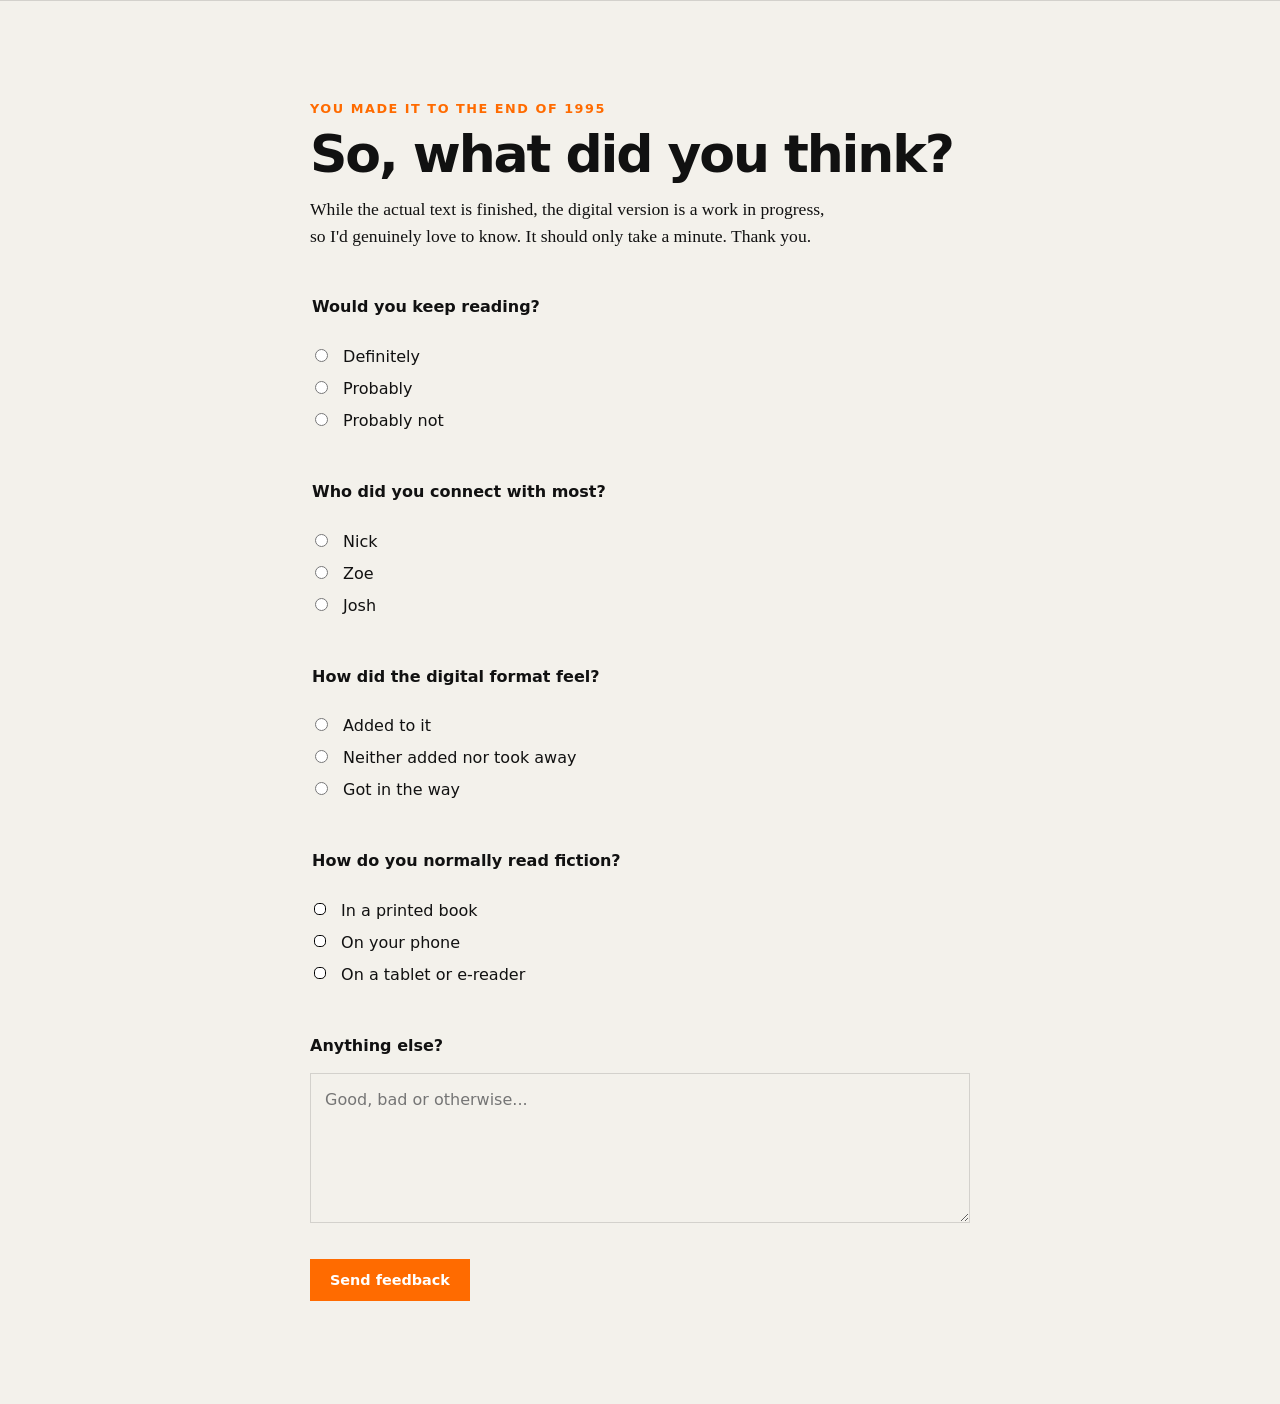
<file: 2005.html>
<!DOCTYPE html>
<html lang="en">

<head>
  <meta charset="UTF-8" />
  <meta name="viewport" content="width=device-width, initial-scale=1.0" />
  <title>2005 — Coming Soon</title>
  <link rel="stylesheet" href="style.css" />
</head>

<body>

  <section class="reader-feedback">
    <div class="reader-feedback__inner">

      <p class="reader-feedback__eyebrow">
        You made it to the end of 1995
      </p>

      <h2>So, what did you think?</h2>

      <p class="reader-feedback__intro">
        While the actual text is finished, the digital version is a work in progress, so I'd genuinely love to know.
        It should only take a minute. Thank you. 
      </p>

      <form action="https://formspree.io/f/xppaypvo" method="POST">

        <fieldset>
          <legend>Would you keep reading?</legend>

          <label>
            <input
              type="radio"
              name="keep-reading"
              value="Definitely"
              required
            >
            Definitely
          </label>

          <label>
            <input
              type="radio"
              name="keep-reading"
              value="Probably"
            >
            Probably
          </label>

          <label>
            <input
              type="radio"
              name="keep-reading"
              value="Probably not"
            >
            Probably not
          </label>
        </fieldset>


        <fieldset>
          <legend>Who did you connect with most?</legend>

          <label>
            <input
              type="radio"
              name="character"
              value="Nick"
            >
            Nick
          </label>

          <label>
            <input
              type="radio"
              name="character"
              value="Zoe"
            >
            Zoe
          </label>

          <label>
            <input
              type="radio"
              name="character"
              value="Josh"
            >
            Josh
          </label>
        </fieldset>
<fieldset>
  <legend>How did the digital format feel?</legend>

  <label>
    <input
      type="radio"
      name="digital-experience"
      value="Added to it"
    >
    Added to it
  </label>

  <label>
    <input
      type="radio"
      name="digital-experience"
      value="Neither"
    >
    Neither added nor took away
  </label>

  <label>
    <input
      type="radio"
      name="digital-experience"
      value="Got in the way"
    >
    Got in the way
  </label>
</fieldset>


<fieldset>
  <legend>How do you normally read fiction?</legend>

  <label>
    <input
      type="checkbox"
      name="reading-method"
      value="Printed book"
    >
    In a printed book
  </label>

  <label>
    <input
      type="checkbox"
      name="reading-method"
      value="Phone"
    >
    On your phone
  </label>

  <label>
    <input
      type="checkbox"
      name="reading-method"
      value="Tablet or e-reader"
    >
    On a tablet or e-reader
  </label>
</fieldset>


        <label class="reader-feedback__comment">

          <span>Anything else?</span>

          <textarea
            name="comments"
            rows="5"
            placeholder="Good, bad or otherwise..."
          ></textarea>

        </label>


        <input
          type="hidden"
          name="section"
          value="1995"
        >


        <button type="submit">
          Send feedback
        </button>

      </form>

    </div>
  </section>


  <main class="hero">

    <div class="hero__inner">

      <p class="hero__kicker">
        Part Two
      </p>

      <h1 class="hero__title">
        2005
      </h1>

      <p class="hero__dek">
        Coming soon.
      </p>

      <a
        class="hero__link"
        href="index.html"
      >
        ← Back to 1995
      </a>

    </div>

  </main>


  <script>

    const form = document.querySelector('.reader-feedback form');

    form.addEventListener('submit', async (event) => {

      event.preventDefault();

      const formData = new FormData(form);

      try {

        const response = await fetch(form.action, {

          method: form.method,

          body: formData,

          headers: {
            'Accept': 'application/json'
          }

        });


        if (response.ok) {

          document.querySelector(
            '.reader-feedback__inner'
          ).innerHTML = `

            <p class="reader-feedback__eyebrow">
              Thanks
            </p>

            <h2>
              Thanks for reading.
            </h2>

            <p class="reader-feedback__intro">
              Your feedback has been sent.
            </p>

          `;

        } else {

          alert(
            'Sorry — something went wrong. Please try again.'
          );

        }

      } catch (error) {

        alert(
          'Sorry — something went wrong. Please try again.'
        );

      }

    });

  </script>

</body>

</html>
</file>
<file: style.css>
:root {
          --page-bg: #d8d0c3;
  --page-text: #111111;
      --bg: #f4f0e8;
      --text: #111111;
      --muted: #5f5a52;
      --rule: rgba(17, 17, 17, 0.14);
--accent-1995: var(--timeline-colour);
      --accent-2005: #8a5a00;
      --accent-2015: #24577a;
      --max-width: 660px;
      --outer-pad: clamp(20px, 4vw, 48px);
      --section-gap: clamp(60px, 8vw, 120px);
      --body-size: clamp(18px, 1.3vw, 21px);
      --body-leading: 1.65;
      --display-size: clamp(44px, 8vw, 110px);
      --title-size: clamp(28px, 4vw, 48px);
      --meta-size: 0.9rem;
      --sans: Inter, ui-sans-serif, system-ui, -apple-system, BlinkMacSystemFont, "Segoe UI", sans-serif;
      --serif: "Iowan Old Style", "Palatino Linotype", "Book Antiqua", Palatino, Georgia, serif;
  --timeline-colour: #ff6b00;
    }

    * { box-sizing: border-box; }

    html {
      scroll-behavior: smooth;
    }

body {
  margin: 0;
  background: #f3f1eb;
  color: var(--text);
  font-family: var(--serif);
  -webkit-font-smoothing: antialiased;
  text-rendering: optimizeLegibility;
}

    a {
      color: inherit;
      text-decoration-thickness: 1px;
      text-underline-offset: 0.18em;
    }

    .site-shell {
      min-height: 100vh;
    }

.hero {
  position: relative;
  overflow: hidden;
}

.hero__carousel {
  position: absolute;
  inset: 0;
}

.hero__carousel img {
  position: absolute;
  inset: 0;

  width: 100%;
  height: 100%;

  object-fit: cover;

  opacity: 0;
  transition: opacity 2s ease;

  filter:
    grayscale(10%)
    contrast(1.05)
    brightness(0.75);

  transform: scale(1.02);
}

.hero__carousel img.active {
  opacity: 1;
}
.hero__inner {
  position: absolute;
  left: 28px;
  bottom: 42px;
  z-index: 2;

  max-width: 680px;
  padding: 0;

  background: transparent;
  backdrop-filter: none;
}


.hero__video {
  position: absolute;
  inset: 0;
  width: 100%;
  height: 100%;
  object-fit: cover;
}
.hero__kicker {
  display: none;
}
.hero__title {
  margin: 0;
  max-width: none;

  display: flex;
  flex-direction: column;
  align-items: flex-start;
  gap: 10px;
  margin-bottom: 10px;

  font-family: var(--sans);
  font-weight: 700;
  font-size: var(--display-size);
  line-height: 0.95;
  letter-spacing: -0.04em;
}

.hero__title span {
  display: inline-block;
  width: fit-content;

  padding: 0.01em 0.12em 0.12em;

  background: rgba(244, 240, 232, 0.82);
}

.hero__panel {
  max-width: 580px;
  margin-top: 0;
  padding: 16px 20px;
    

  background: rgba(244, 240, 232, 0.82);
  backdrop-filter: blur(5px);
}

    .hero__link {
      display: inline-flex;
      align-items: center;
      gap: 10px;
      font: 600 1rem/1 var(--sans);
      text-decoration: none;
      border-bottom: 1px solid currentColor;
      padding-bottom: 4px;
    }



.hero__dek {
  margin: 0 0 16px;

  font-size: clamp(1.1rem, 2vw, 1.35rem);
  font-family: var(--sans);
  font-weight: 400;
  line-height: 1.5;
  color: var(--muted);
}
    .era-nav {
      position: sticky;
      top: 0;
      z-index: 20;
      display: flex;
      gap: 18px;
      padding: 16px var(--outer-pad);
      border-bottom: 1px solid var(--rule);
      backdrop-filter: blur(14px);
      background: rgba(244, 240, 232, 0.9);
      font: 600 0.9rem/1 var(--sans);
      letter-spacing: 0.12em;
      text-transform: uppercase;
    }

    .era-nav a {
      text-decoration: none;
      color: var(--muted);
    }

    .era-nav a:hover {
      color: var(--text);
    }
    
    .era-next {
  display: inline-block;
  margin-top: 60px;
  font: 600 0.9rem/1 var(--sans);
  letter-spacing: 0.08em;
  text-transform: uppercase;
  text-decoration: none;
  color: var(--timeline-colour);
}
    

    .issues {
      padding: 0 var(--outer-pad) var(--section-gap);
    }

    .issue {
      padding: var(--section-gap) 0;
      border-bottom: 1px solid var(--rule);
    }

    .issue__grid {
      display: grid;
      grid-template-columns: minmax(0, 1fr);
      gap: 32px;
      width: min(100%, 1200px);
      margin: 0 auto;
    }

    .issue__meta {
      display: grid;
      gap: 12px;
      align-content: start;
    }

    .issue__year {
      margin: 0;
      font: 700 clamp(32px, 5vw, 66px)/0.95 var(--sans);
      letter-spacing: -0.04em;
    }

    .issue__strap {
      margin: 0;
      font: 500 var(--meta-size)/1.3 var(--sans);
      letter-spacing: 0.08em;
      text-transform: uppercase;
      color: var(--muted);
    }
    .issue__strap a {
  text-decoration: none;
}

    .issue__strap a:hover {
  opacity: 0.7;
}

.issue__body {
  padding: 0 12px;
  max-width: var(--max-width);
  font-size: var(--body-size);
  line-height: var(--body-leading);
}

    .issue__body p {
      margin: 0 0 1.2em;
  hanging-punctuation: first;
  hyphens: none;
      overflow-wrap: break-word;
}

    .pullquote {
      margin: 28px 0;
      padding-left: 18px;
      border-left: 3px solid currentColor;
      font-family: var(--sans);
      font-size: clamp(22px, 2.4vw, 34px);
      line-height: 1.15;
      letter-spacing: -0.02em;
    }

    .email-meta {
  font-family: "Courier New", Courier, monospace;
  font-size: 0.95rem;
  letter-spacing: 0.02em;
  margin-bottom: 2rem;
}

    .issue__extras {
      display: grid;
      gap: 16px;
      max-width: 420px;
      padding-top: 12px;
      font: 500 0.98rem/1.45 var(--sans);
    }

    .issue__extras h4 {
      margin: 0 0 6px;
      font: 700 0.78rem/1 var(--sans);
      letter-spacing: 0.14em;
      text-transform: uppercase;
    }

    .issue__extras p {
      margin: 0;
      color: var(--muted);
    }

.issue--1995 {
  --timeline-colour: #ff6b00;
}

.issue--1995 .issue__year,
.issue--1995 .pullquote,
.issue--1995 .issue__extras a {
  color: var(--timeline-colour);
}

.issue--2005 {
  --timeline-colour: #c58a00;
}

.issue--2005 .issue__year,
.issue--2005 .pullquote,
.issue--2005 .issue__extras a {
  color: var(--timeline-colour);
}

.issue--2015 {
  --timeline-colour: #24577a;
}

.issue--2015 .issue__year,
.issue--2015 .pullquote,
.issue--2015 .issue__extras a {
  color: var(--timeline-colour);
}

    .footer {
      padding: 48px var(--outer-pad) 70px;
    }

    .footer__inner {
      width: min(100%, 1200px);
      margin: 0 auto;
      display: grid;
      gap: 8px;
    }

    .footer__label {
      font: 700 0.78rem/1 var(--sans);
      letter-spacing: 0.14em;
      text-transform: uppercase;
      color: var(--muted);
    }

    .footer p {
      margin: 0;
      max-width: 48ch;
      font-size: 1rem;
      line-height: 1.6;
      color: var(--muted);
    }



.character-nav button:hover {
  color: var(--text);
  border-color: var(--text);
}

.chapter {
  display: none;
  opacity: 0;
  margin-bottom: 80px;
  padding-top: 24px;
  transition: opacity 0.5s ease;


}

.chapter.active .chapter-meta,
.chapter.active h3 {
  color: var(--chapter-accent);
}

.chapter.active .chapter-progress__line {
  background: var(--chapter-accent);
}

.chapter.active .progress-dot {
  border-color: var(--chapter-accent);
}

.chapter.active .progress-dot.active {
  background: var(--chapter-accent);
  border-color: var(--chapter-accent);
}

.chapter.active {
  display: block;
  opacity: 1;
}

.chapter[data-character="nick"] {
  --chapter-accent: #5f7f9a;
}

.chapter[data-character="zoe"] {
  --chapter-accent: #b35a2e;
}

.chapter[data-character="josh"] {
  --chapter-accent: #596f63;
}

.chapter-progress {
  margin-bottom: 42px;
}

.chapter-progress__year {
  display: none;
}
.chapter-progress__line {
  position: relative;
  height: 2px;
  background: var(--timeline-colour);
}



.progress-dot {
  position: absolute;
  top: 50%;
  width: 12px;
  height: 12px;
  padding: 0;
  margin: 0;
  border: 3px solid var(--timeline-colour);
  border-radius: 50%;
  background: var(--bg);
  appearance: none;
  -webkit-appearance: none;
  transform: translate(-50%, -50%);
}

.progress-dot.read {
  border-color: var(--timeline-colour);
}

.progress-dot.active {
  background: var(--timeline-colour);
  border-color: var(--timeline-colour);
}
    .progress-dot {
  opacity: 0;
}

.progress-dot.read,
.progress-dot.active {
  opacity: 1;
}

.progress-dot.read:hover {
  transform: translate(-50%, -50%) scale(1.25);
}

.playlist-icon {
  width: 14px;
  height: 14px;

  margin-right: 6px;

  vertical-align: -1px;

  opacity: 0.72;
}
.chapter-nav {
  display: flex;
  justify-content: space-between;
  margin-top: 60px;
}

.chapter-nav button {
  border: 0;
  background: transparent;
  padding: 0;
  cursor: pointer;
  font: 600 0.9rem/1 var(--sans);
  letter-spacing: 0.06em;
  text-transform: uppercase;
  color: var(--muted);
}

.chapter-nav button:hover {
  color: var(--text);
}
  .chapter-meta {
  margin-bottom: 28px;
}

.chapter-meta__character {
  margin-bottom: 10px;

  font-family: var(--sans);
  font-size: 1.08rem;
  font-weight: 700;
  letter-spacing: 0.22em;
  text-transform: uppercase;

  color: var(--chapter-accent);
}

.chapter-meta__details {
  display: flex;
  gap: 14px;
  flex-wrap: wrap;

  font: 600 0.9rem/1 var(--sans);
  letter-spacing: 0.14em;
  text-transform: uppercase;

  color: var(--muted);
}

.chapter-meta__details span {
  position: relative;
}

.chapter-meta__details span:not(:last-child)::after {
  content: "•";
  margin-left: 14px;
  opacity: 0.4;
}

.theme-1995 {
  --timeline-colour: #ff6b00;
}

.theme-2005 {
  --timeline-colour: #c58a00;
}

.theme-2015 {
  --timeline-colour: #24577a;
}

.inline-image {
  width: 38%;
  margin: 10px 0 24px;
}

.inline-image--right {
  float: right;
  margin-left: 24px;
}

.story-image {
  margin: 24px 0;
}

.story-image img {
  width: 100%;
  display: block;
}
 @media (max-width: 700px) {
  .progress-dot {
    border-width: 2px;
  }
}   
    @media (min-width: 900px) {
      .issue__grid {
        grid-template-columns: 220px minmax(0, 1fr);
        gap: 48px;
      }

     .issue__meta {
        position: sticky;
        top: 84px;
      }
      img {
  max-width: 100%;
  height: auto;
}
    }

@media (max-width: 899px) {
  .issue__meta,
  .issue__body {
    padding-left: 12px;
    padding-right: 12px;
  }

  .issue__meta {
    position: static;
  }

  .issue__year {
    margin-left: 0;
  }
}
.reader-feedback {
  padding: var(--section-gap) var(--outer-pad);
  border-top: 1px solid var(--rule);
}

.reader-feedback__inner {
  max-width: var(--max-width);
  margin: 0 auto;
}

.reader-feedback__eyebrow {
  margin: 0 0 12px;
  font: 600 0.8rem/1 var(--sans);
  letter-spacing: 0.12em;
  text-transform: uppercase;
  color: var(--timeline-colour);
}

.reader-feedback h2 {
  margin: 0 0 16px;
  font: 700 clamp(32px, 5vw, 52px)/1 var(--sans);
  letter-spacing: -0.04em;
}

.reader-feedback__intro {
  margin: 0 0 48px;
  max-width: 520px;
  font-size: 1.1rem;
  line-height: 1.5;
}

.reader-feedback fieldset {
  margin: 0 0 40px;
  padding: 0;
  border: 0;
}

.reader-feedback legend,
.reader-feedback__comment span {
  display: block;
  margin-bottom: 16px;
  font: 600 1rem/1.3 var(--sans);
}

.reader-feedback fieldset label {
  display: block;
  margin: 12px 0;
  font-size: 1rem;
  font-family: var(--sans);
  cursor: pointer;
}

.reader-feedback input[type="radio"] {
  margin-right: 10px;
}

.reader-feedback__comment {
  display: block;
  margin-bottom: 32px;
}

.reader-feedback textarea {
  width: 100%;
  padding: 14px;
  border: 1px solid var(--rule);
  background: transparent;
  font: 1rem/1.5 var(--sans);
  resize: vertical;
}

.reader-feedback button {
  border: 0;
  padding: 14px 20px;
  background: var(--timeline-colour);
  color: white;
  font: 600 0.9rem/1 var(--sans);
  cursor: pointer;
}

.reader-feedback button:hover {
  opacity: 0.8;
}

.reader-feedback input[type="checkbox"] {
  appearance: none;
  -webkit-appearance: none;
  width: 12px;
  height: 12px;
  margin-right: 10px;
  border: 1px solid currentColor;
  border-radius: 40%;
  background: white;
  vertical-align: -2px;
  cursor: pointer;
}

.reader-feedback input[type="checkbox"]:checked {
  background:
    radial-gradient(circle, currentColor 0 35%, white 40% 100%);
}
</file>
